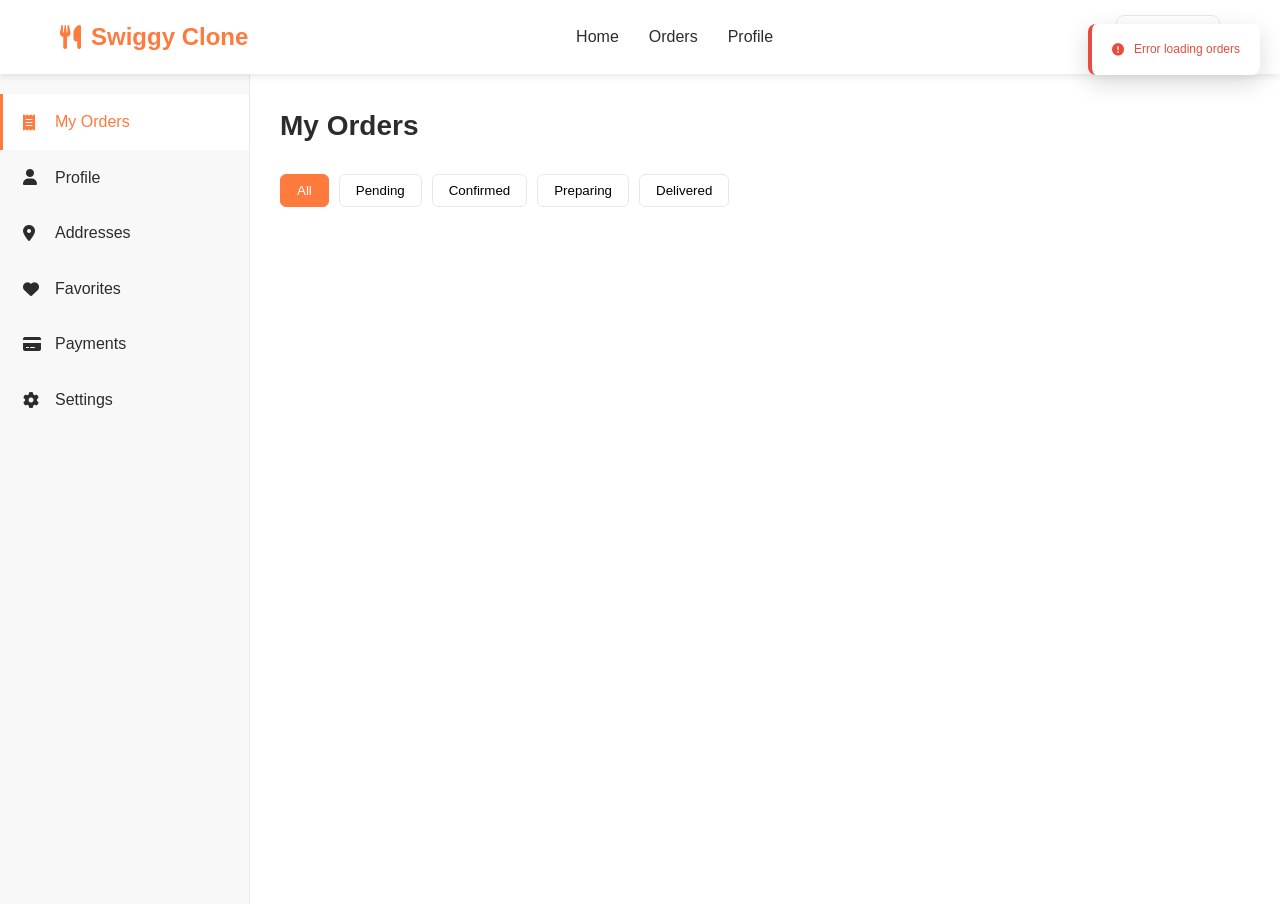
<file: frontend/dashboard.html>
<!DOCTYPE html>
<html lang="en">
<head>
    <meta charset="UTF-8">
    <meta name="viewport" content="width=device-width, initial-scale=1.0">
    <title>Dashboard - Swiggy Clone</title>
    <link rel="stylesheet" href="css/style.css">
    <link rel="stylesheet" href="css/dashboard.css">
    <link rel="stylesheet" href="css/animations.css">
    <link rel="stylesheet" href="https://cdnjs.cloudflare.com/ajax/libs/font-awesome/6.0.0/css/all.min.css">
</head>
<body>
    <!-- Navigation -->
    <nav class="navbar">
        <div class="nav-container">
            <div class="nav-logo">
                <i class="fas fa-utensils"></i> Swiggy Clone
            </div>
            <div class="nav-menu">
                <a href="index.html" class="nav-link">Home</a>
                <a href="#orders" class="nav-link">Orders</a>
                <a href="#profile" class="nav-link">Profile</a>
            </div>
            <div class="nav-auth">
                <span id="user-name"></span>
                <button id="logout-btn" class="btn btn-outline">Logout</button>
            </div>
        </div>
    </nav>

    <div class="dashboard-container">
        <!-- Sidebar -->
        <aside class="sidebar">
            <div class="sidebar-menu">
                <a href="#orders" class="sidebar-link active" data-section="orders">
                    <i class="fas fa-receipt"></i> My Orders
                </a>
                <a href="#profile" class="sidebar-link" data-section="profile">
                    <i class="fas fa-user"></i> Profile
                </a>
                <a href="#addresses" class="sidebar-link" data-section="addresses">
                    <i class="fas fa-map-marker-alt"></i> Addresses
                </a>
                <a href="#favorites" class="sidebar-link" data-section="favorites">
                    <i class="fas fa-heart"></i> Favorites
                </a>
                <a href="#payments" class="sidebar-link" data-section="payments">
                    <i class="fas fa-credit-card"></i> Payments
                </a>
                <a href="#settings" class="sidebar-link" data-section="settings">
                    <i class="fas fa-cog"></i> Settings
                </a>
            </div>
        </aside>

        <!-- Main Content -->
        <main class="dashboard-content">
            <!-- Orders Section -->
            <section id="orders" class="section active">
                <h2>My Orders</h2>
                <div class="order-filters">
                    <button class="filter-btn active" data-status="">All</button>
                    <button class="filter-btn" data-status="pending">Pending</button>
                    <button class="filter-btn" data-status="confirmed">Confirmed</button>
                    <button class="filter-btn" data-status="preparing">Preparing</button>
                    <button class="filter-btn" data-status="delivered">Delivered</button>
                </div>
                <div id="orders-container" class="orders-list">
                    <!-- Orders will be loaded here -->
                </div>
            </section>

            <!-- Profile Section -->
            <section id="profile" class="section">
                <h2>My Profile</h2>
                <form id="profile-form" class="profile-form">
                    <div class="form-group">
                        <label>First Name</label>
                        <input type="text" id="profile-first-name" required>
                    </div>
                    <div class="form-group">
                        <label>Last Name</label>
                        <input type="text" id="profile-last-name" required>
                    </div>
                    <div class="form-group">
                        <label>Email</label>
                        <input type="email" id="profile-email" disabled>
                    </div>
                    <div class="form-group">
                        <label>Phone</label>
                        <input type="tel" id="profile-phone" disabled>
                    </div>
                    <button type="submit" class="btn btn-primary">Update Profile</button>
                </form>

                <div class="change-password">
                    <h3>Change Password</h3>
                    <form id="password-form">
                        <div class="form-group">
                            <label>Current Password</label>
                            <input type="password" id="old-password" required>
                        </div>
                        <div class="form-group">
                            <label>New Password</label>
                            <input type="password" id="new-password" required>
                        </div>
                        <div class="form-group">
                            <label>Confirm Password</label>
                            <input type="password" id="confirm-password" required>
                        </div>
                        <button type="submit" class="btn btn-primary">Change Password</button>
                    </form>
                </div>
            </section>

            <!-- Addresses Section -->
            <section id="addresses" class="section">
                <h2>My Addresses</h2>
                <button id="add-address-btn" class="btn btn-secondary">Add New Address</button>
                <div id="addresses-container" class="addresses-grid">
                    <!-- Addresses will be loaded here -->
                </div>
            </section>

            <!-- Favorites Section -->
            <section id="favorites" class="section">
                <h2>My Favorite Restaurants</h2>
                <div id="favorites-container" class="restaurants-grid">
                    <!-- Favorite restaurants will be loaded here -->
                </div>
            </section>

            <!-- Payments Section -->
            <section id="payments" class="section">
                <h2>Payment Methods</h2>
                <button id="add-payment-btn" class="btn btn-secondary">Add Payment Method</button>
                <div id="payments-container" class="payments-list">
                    <!-- Payment methods will be loaded here -->
                </div>
            </section>

            <!-- Settings Section -->
            <section id="settings" class="section">
                <h2>Settings</h2>
                <div class="settings-group">
                    <label class="checkbox-label">
                        <input type="checkbox" id="email-notifications" checked>
                        Email Notifications
                    </label>
                    <label class="checkbox-label">
                        <input type="checkbox" id="sms-notifications" checked>
                        SMS Notifications
                    </label>
                    <label class="checkbox-label">
                        <input type="checkbox" id="dark-mode">
                        Dark Mode
                    </label>
                </div>
            </section>
        </main>
    </div>

    <!-- Modal for Order Details -->
    <div id="order-detail-modal" class="modal">
        <div class="modal-content order-detail">
            <span class="close">&times;</span>
            <h2>Order Details</h2>
            <div id="order-detail-content">
                <!-- Order details will be loaded here -->
            </div>
        </div>
    </div>

    <!-- Toast Notifications -->
    <div id="toast-container"></div>

    <script src="https://cdn.socket.io/4.5.4/socket.io.min.js"></script>
    <script src="js/app.js"></script>
    <script src="js/socket.js"></script>
    <script src="js/api.js"></script>
    <script src="js/dashboard.js"></script>
</body>
</html>
</file>
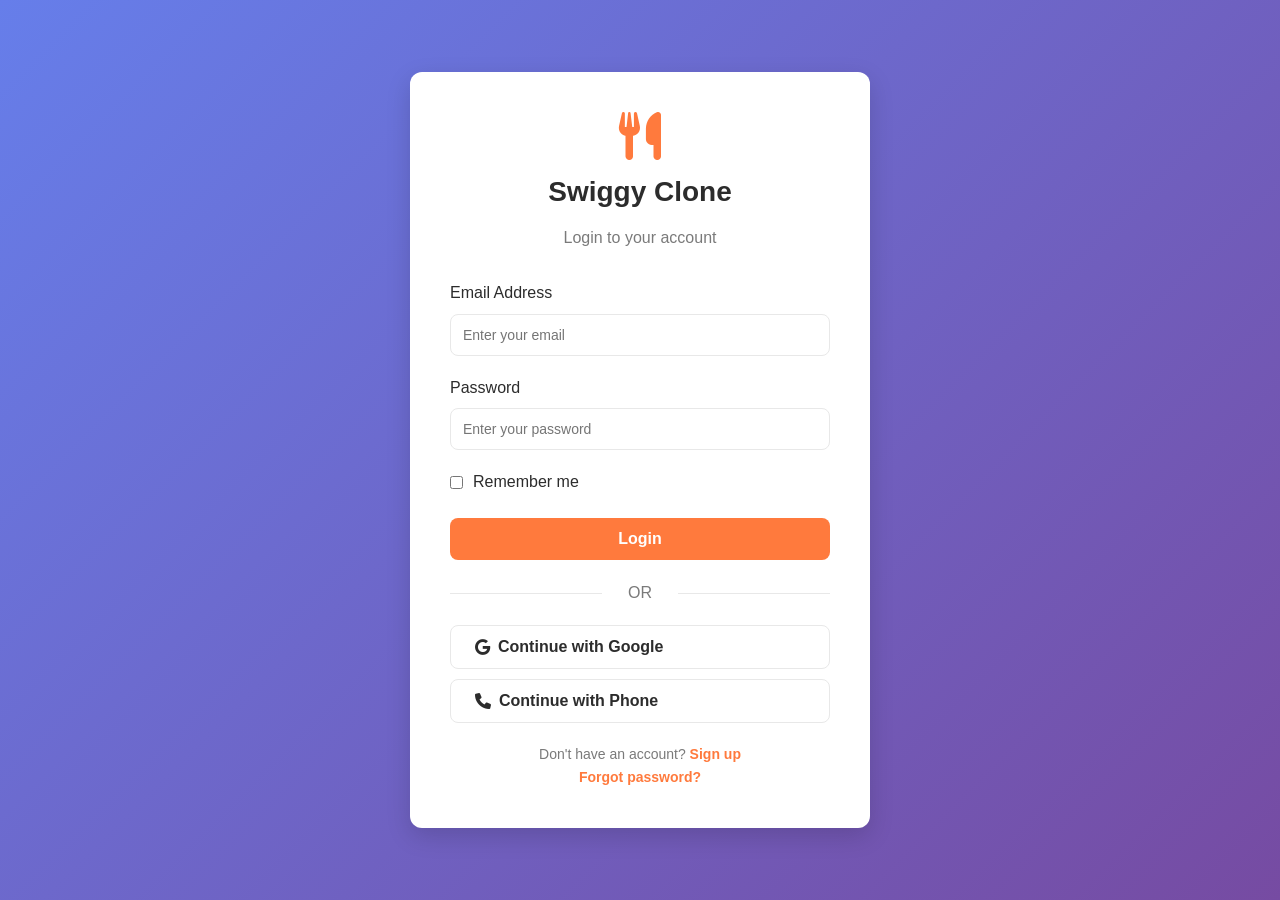
<file: frontend/login.html>
<!DOCTYPE html>
<html lang="en">
<head>
    <meta charset="UTF-8">
    <meta name="viewport" content="width=device-width, initial-scale=1.0">
    <title>Login - Swiggy Clone</title>
    <link rel="stylesheet" href="css/style.css">
    <link rel="stylesheet" href="css/animations.css">
    <link rel="stylesheet" href="https://cdnjs.cloudflare.com/ajax/libs/font-awesome/6.0.0/css/all.min.css">
</head>
<body class="auth-body">
    <div class="auth-container">
        <div class="auth-card">
            <div class="auth-header">
                <i class="fas fa-utensils"></i>
                <h1>Swiggy Clone</h1>
                <p>Login to your account</p>
            </div>

            <form id="login-form" class="auth-form">
                <div class="form-group">
                    <label for="email">Email Address</label>
                    <input type="email" id="email" name="email" placeholder="Enter your email" required>
                    <small id="email-error" class="error"></small>
                </div>

                <div class="form-group">
                    <label for="password">Password</label>
                    <input type="password" id="password" name="password" placeholder="Enter your password" required>
                    <small id="password-error" class="error"></small>
                </div>

                <div class="form-group">
                    <label class="checkbox-label">
                        <input type="checkbox" name="remember">
                        Remember me
                    </label>
                </div>

                <button type="submit" class="btn btn-primary btn-block">Login</button>
            </form>

            <div class="auth-divider">OR</div>

            <div class="social-auth">
                <button type="button" class="btn btn-google">
                    <i class="fab fa-google"></i> Continue with Google
                </button>
                <button type="button" class="btn btn-phone">
                    <i class="fas fa-phone"></i> Continue with Phone
                </button>
            </div>

            <div class="auth-footer">
                <p>Don't have an account? <a href="signup.html">Sign up</a></p>
                <p><a href="#">Forgot password?</a></p>
            </div>
        </div>
    </div>

    <div id="toast-container"></div>

    <script src="js/app.js"></script>
    <script src="js/auth.js"></script>
    <script src="js/api.js"></script>
    <script>
        document.getElementById('login-form').addEventListener('submit', async (e) => {
            e.preventDefault();
            
            const email = document.getElementById('email').value;
            const password = document.getElementById('password').value;
            
            try {
                const response = await fetch('/api/auth/login', {
                    method: 'POST',
                    headers: {
                        'Content-Type': 'application/json'
                    },
                    body: JSON.stringify({ email, password })
                });
                
                const data = await response.json();
                
                if (data.success) {
                    localStorage.setItem('token', data.token);
                    localStorage.setItem('user', JSON.stringify(data.user));
                    showToast('Login successful!', 'success');
                    setTimeout(() => {
                        window.location.href = 'index.html';
                    }, 1000);
                } else {
                    showToast(data.error || 'Login failed', 'error');
                }
            } catch (error) {
                showToast('Error: ' + error.message, 'error');
            }
        });
    </script>
</body>
</html>
</file>
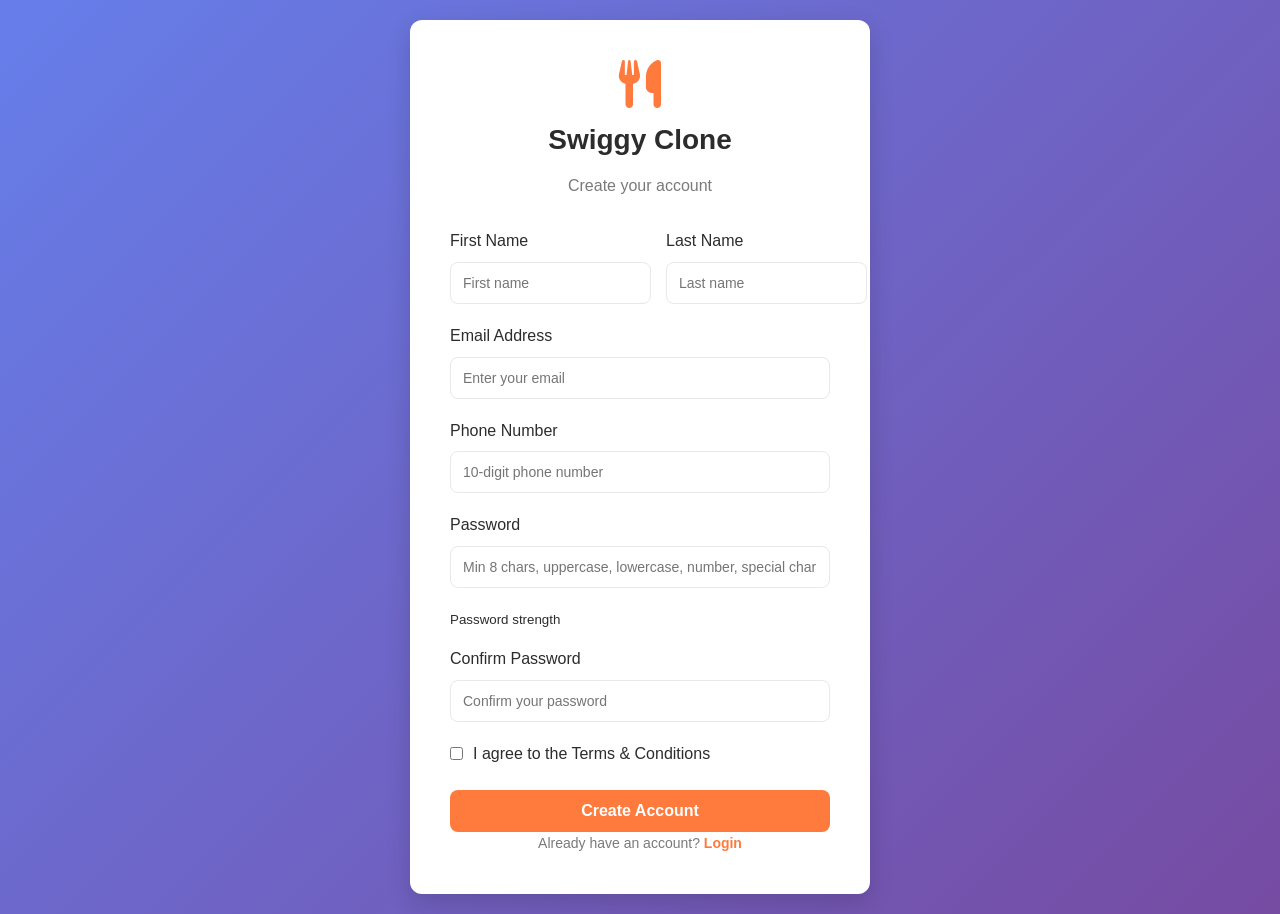
<file: frontend/signup.html>
<!DOCTYPE html>
<html lang="en">
<head>
    <meta charset="UTF-8">
    <meta name="viewport" content="width=device-width, initial-scale=1.0">
    <title>Sign Up - Swiggy Clone</title>
    <link rel="stylesheet" href="css/style.css">
    <link rel="stylesheet" href="css/animations.css">
    <link rel="stylesheet" href="https://cdnjs.cloudflare.com/ajax/libs/font-awesome/6.0.0/css/all.min.css">
</head>
<body class="auth-body">
    <div class="auth-container">
        <div class="auth-card">
            <div class="auth-header">
                <i class="fas fa-utensils"></i>
                <h1>Swiggy Clone</h1>
                <p>Create your account</p>
            </div>

            <form id="signup-form" class="auth-form">
                <div class="form-row">
                    <div class="form-group">
                        <label for="first-name">First Name</label>
                        <input type="text" id="first-name" name="first_name" placeholder="First name" required>
                        <small id="first-name-error" class="error"></small>
                    </div>
                    <div class="form-group">
                        <label for="last-name">Last Name</label>
                        <input type="text" id="last-name" name="last_name" placeholder="Last name" required>
                        <small id="last-name-error" class="error"></small>
                    </div>
                </div>

                <div class="form-group">
                    <label for="email">Email Address</label>
                    <input type="email" id="email" name="email" placeholder="Enter your email" required>
                    <small id="email-error" class="error"></small>
                </div>

                <div class="form-group">
                    <label for="phone">Phone Number</label>
                    <input type="tel" id="phone" name="phone" placeholder="10-digit phone number" pattern="[0-9]{10}" required>
                    <small id="phone-error" class="error"></small>
                </div>

                <div class="form-group">
                    <label for="password">Password</label>
                    <input type="password" id="password" name="password" placeholder="Min 8 chars, uppercase, lowercase, number, special char" required>
                    <small id="password-error" class="error"></small>
                    <div class="password-strength">
                        <div id="strength-meter" class="strength-meter"></div>
                        <small id="strength-text">Password strength</small>
                    </div>
                </div>

                <div class="form-group">
                    <label for="confirm-password">Confirm Password</label>
                    <input type="password" id="confirm-password" name="confirm_password" placeholder="Confirm your password" required>
                    <small id="confirm-error" class="error"></small>
                </div>

                <div class="form-group">
                    <label class="checkbox-label">
                        <input type="checkbox" name="terms" required>
                        I agree to the Terms & Conditions
                    </label>
                </div>

                <button type="submit" class="btn btn-primary btn-block">Create Account</button>
            </form>

            <div class="auth-footer">
                <p>Already have an account? <a href="login.html">Login</a></p>
            </div>
        </div>
    </div>

    <div id="toast-container"></div>

    <script src="js/app.js"></script>
    <script src="js/auth.js"></script>
    <script src="js/api.js"></script>
    <script>
        // Password strength indicator
        document.getElementById('password').addEventListener('input', (e) => {
            const password = e.target.value;
            let strength = 0;
            
            if (password.length >= 8) strength++;
            if (/[a-z]/.test(password)) strength++;
            if (/[A-Z]/.test(password)) strength++;
            if (/[0-9]/.test(password)) strength++;
            if (/[!@#$%^&*]/.test(password)) strength++;
            
            const meter = document.getElementById('strength-meter');
            const text = document.getElementById('strength-text');
            
            meter.style.width = (strength * 20) + '%';
            
            if (strength < 2) {
                meter.style.backgroundColor = '#e74c3c';
                text.textContent = 'Weak';
            } else if (strength < 4) {
                meter.style.backgroundColor = '#f39c12';
                text.textContent = 'Medium';
            } else {
                meter.style.backgroundColor = '#27ae60';
                text.textContent = 'Strong';
            }
        });

        document.getElementById('signup-form').addEventListener('submit', async (e) => {
            e.preventDefault();
            
            const formData = new FormData(e.target);
            const data = Object.fromEntries(formData);
            
            if (data.password !== data.confirm_password) {
                showToast('Passwords do not match', 'error');
                return;
            }
            
            try {
                const response = await fetch('/api/auth/signup', {
                    method: 'POST',
                    headers: {
                        'Content-Type': 'application/json'
                    },
                    body: JSON.stringify({
                        first_name: data.first_name,
                        last_name: data.last_name,
                        email: data.email,
                        phone: data.phone,
                        password: data.password
                    })
                });
                
                const result = await response.json();
                
                if (result.success) {
                    localStorage.setItem('token', result.token);
                    showToast('Account created successfully!', 'success');
                    setTimeout(() => {
                        window.location.href = 'index.html';
                    }, 1000);
                } else {
                    showToast(result.error || 'Signup failed', 'error');
                }
            } catch (error) {
                showToast('Error: ' + error.message, 'error');
            }
        });
    </script>
</body>
</html>
</file>
<file: frontend/css/style.css>
:root {
    --primary-color: #FF7A3D;
    --primary-dark: #E85D2A;
    --secondary-color: #F8F8F8;
    --text-dark: #2C2C2C;
    --text-light: #7A7A7A;
    --border-color: #E8E8E8;
    --success-color: #27ae60;
    --error-color: #e74c3c;
    --warning-color: #f39c12;
    --shadow: 0 2px 8px rgba(0,0,0,0.1);
    --shadow-lg: 0 8px 24px rgba(0,0,0,0.15);
}

* {
    margin: 0;
    padding: 0;
    box-sizing: border-box;
}

body {
    font-family: 'Segoe UI', Tahoma, Geneva, Verdana, sans-serif;
    color: var(--text-dark);
    background-color: #fff;
    line-height: 1.6;
}

/* Navbar */
.navbar {
    background: white;
    padding: 15px 0;
    box-shadow: var(--shadow);
    position: sticky;
    top: 0;
    z-index: 100;
}

.nav-container {
    display: flex;
    justify-content: space-between;
    align-items: center;
    max-width: 1200px;
    margin: 0 auto;
    padding: 0 20px;
}

.nav-logo {
    font-size: 24px;
    font-weight: bold;
    color: var(--primary-color);
    display: flex;
    align-items: center;
    gap: 10px;
}

.nav-menu {
    display: flex;
    gap: 30px;
    align-items: center;
}

.nav-link {
    color: var(--text-dark);
    text-decoration: none;
    font-weight: 500;
    transition: color 0.3s ease;
}

.nav-link:hover {
    color: var(--primary-color);
}

.nav-auth {
    display: flex;
    gap: 15px;
    align-items: center;
}

/* Hero Section */
.hero {
    display: grid;
    grid-template-columns: 1fr 1fr;
    gap: 40px;
    padding: 60px 20px;
    max-width: 1200px;
    margin: 0 auto;
    align-items: center;
}

.hero-content h1 {
    font-size: 48px;
    color: var(--text-dark);
    margin-bottom: 20px;
    line-height: 1.2;
}

.hero-content p {
    font-size: 18px;
    color: var(--text-light);
    margin-bottom: 30px;
}

.search-bar {
    display: flex;
    gap: 10px;
    margin-top: 20px;
}

.search-bar input {
    flex: 1;
    padding: 15px;
    border: 1px solid var(--border-color);
    border-radius: 8px;
    font-size: 16px;
}

.search-bar button {
    padding: 15px 30px;
}

.hero-image img {
    width: 100%;
    border-radius: 12px;
    box-shadow: var(--shadow-lg);
}

/* Buttons */
.btn {
    padding: 12px 24px;
    border: none;
    border-radius: 8px;
    font-size: 16px;
    font-weight: 600;
    cursor: pointer;
    transition: all 0.3s ease;
    display: inline-flex;
    align-items: center;
    gap: 8px;
}

.btn-primary {
    background-color: var(--primary-color);
    color: white;
}

.btn-primary:hover {
    background-color: var(--primary-dark);
    transform: translateY(-2px);
    box-shadow: var(--shadow-lg);
}

.btn-secondary {
    background-color: var(--secondary-color);
    color: var(--primary-color);
    border: 1px solid var(--border-color);
}

.btn-secondary:hover {
    background-color: #f0f0f0;
}

.btn-outline {
    background-color: transparent;
    color: var(--text-dark);
    border: 1px solid var(--border-color);
}

.btn-outline:hover {
    border-color: var(--primary-color);
    color: var(--primary-color);
}

.btn-block {
    width: 100%;
    display: flex;
    justify-content: center;
}

.btn-small {
    padding: 8px 16px;
    font-size: 14px;
}

.btn-google {
    background-color: #fff;
    color: var(--text-dark);
    border: 1px solid var(--border-color);
    width: 100%;
}

.btn-phone {
    background-color: #fff;
    color: var(--text-dark);
    border: 1px solid var(--border-color);
    width: 100%;
}

/* Container */
.container {
    max-width: 1200px;
    margin: 0 auto;
    padding: 0 20px;
}

/* Sections */
.location-section,
.offers-section,
.restaurants-section {
    padding: 40px 20px;
}

.offers-section {
    background: var(--secondary-color);
}

.offers-section h2,
.restaurants-section h2 {
    margin-bottom: 30px;
    font-size: 28px;
}

/* Grid Layouts */
.offers-grid,
.restaurants-grid {
    display: grid;
    grid-template-columns: repeat(auto-fill, minmax(250px, 1fr));
    gap: 20px;
}

/* Cards */
.offer-card,
.restaurant-card {
    background: white;
    border-radius: 12px;
    overflow: hidden;
    box-shadow: var(--shadow);
    transition: all 0.3s ease;
    cursor: pointer;
}

.offer-card:hover,
.restaurant-card:hover {
    transform: translateY(-8px);
    box-shadow: var(--shadow-lg);
}

.offer-card img,
.restaurant-card img {
    width: 100%;
    height: 150px;
    object-fit: cover;
}

.restaurant-card {
    position: relative;
}

.restaurant-card .card-content {
    padding: 15px;
}

.restaurant-card .card-title {
    font-size: 18px;
    font-weight: 600;
    margin-bottom: 5px;
}

.restaurant-card .card-category {
    color: var(--text-light);
    font-size: 14px;
    margin-bottom: 10px;
}

.restaurant-card .card-info {
    display: flex;
    justify-content: space-between;
    align-items: center;
    font-size: 14px;
}

.restaurant-card .rating {
    color: #f39c12;
    font-weight: 600;
}

.restaurant-card .delivery-time {
    color: var(--text-light);
}

.restaurant-card .wishlist-btn {
    position: absolute;
    top: 10px;
    right: 10px;
    width: 40px;
    height: 40px;
    border-radius: 50%;
    background: white;
    border: none;
    cursor: pointer;
    box-shadow: var(--shadow);
    font-size: 18px;
    transition: all 0.3s ease;
}

.restaurant-card .wishlist-btn:hover {
    background-color: var(--primary-color);
    color: white;
}

.restaurant-card .wishlist-btn.active {
    background-color: var(--primary-color);
    color: white;
}

/* Filter Section */
.filter-section {
    display: flex;
    gap: 15px;
    margin-bottom: 20px;
}

.filter-section input,
.filter-section select {
    padding: 10px 15px;
    border: 1px solid var(--border-color);
    border-radius: 8px;
    font-size: 14px;
}

.filter-section input {
    flex: 1;
}

/* Loading Spinner */
.loading-spinner {
    display: none;
    position: fixed;
    top: 50%;
    left: 50%;
    transform: translate(-50%, -50%);
    text-align: center;
    z-index: 1000;
}

.loading-spinner.active {
    display: block;
}

.spinner {
    border: 4px solid var(--secondary-color);
    border-top: 4px solid var(--primary-color);
    border-radius: 50%;
    width: 40px;
    height: 40px;
    animation: spin 1s linear infinite;
    margin: 0 auto 15px;
}

@keyframes spin {
    0% { transform: rotate(0deg); }
    100% { transform: rotate(360deg); }
}

/* Modals */
.modal {
    display: none;
    position: fixed;
    top: 0;
    left: 0;
    width: 100%;
    height: 100%;
    background-color: rgba(0, 0, 0, 0.5);
    z-index: 500;
    justify-content: center;
    align-items: center;
}

.modal.active {
    display: flex;
}

.modal-content {
    background: white;
    padding: 30px;
    border-radius: 12px;
    max-width: 500px;
    width: 90%;
    max-height: 80vh;
    overflow-y: auto;
    box-shadow: var(--shadow-lg);
    position: relative;
}

.modal-content h2 {
    margin-bottom: 20px;
    color: var(--text-dark);
}

.close {
    position: absolute;
    top: 15px;
    right: 20px;
    font-size: 28px;
    font-weight: bold;
    cursor: pointer;
    color: var(--text-light);
}

.close:hover {
    color: var(--text-dark);
}

/* Forms */
.auth-form,
#profile-form,
#password-form {
    display: flex;
    flex-direction: column;
    gap: 15px;
}

.form-group {
    display: flex;
    flex-direction: column;
}

.form-group label {
    margin-bottom: 8px;
    font-weight: 500;
    color: var(--text-dark);
}

.form-group input,
.form-group select {
    padding: 12px;
    border: 1px solid var(--border-color);
    border-radius: 8px;
    font-size: 14px;
    transition: border-color 0.3s ease;
}

.form-group input:focus,
.form-group select:focus {
    outline: none;
    border-color: var(--primary-color);
    box-shadow: 0 0 0 3px rgba(255, 122, 61, 0.1);
}

.form-group input:disabled {
    background-color: var(--secondary-color);
    cursor: not-allowed;
}

.error {
    color: var(--error-color);
    font-size: 12px;
    margin-top: 4px;
}

.checkbox-label {
    display: flex;
    align-items: center;
    gap: 10px;
    cursor: pointer;
    font-weight: normal;
}

.checkbox-label input {
    margin: 0;
    cursor: pointer;
}

.form-row {
    display: grid;
    grid-template-columns: 1fr 1fr;
    gap: 15px;
}

/* Password Strength */
.password-strength {
    margin-top: 8px;
}

.strength-meter {
    width: 0%;
    height: 6px;
    background-color: #e74c3c;
    border-radius: 3px;
    transition: width 0.3s ease, background-color 0.3s ease;
}

/* Cart Sidebar */
.cart-sidebar {
    position: fixed;
    right: -400px;
    top: 0;
    width: 400px;
    height: 100vh;
    background: white;
    box-shadow: -2px 0 8px rgba(0,0,0,0.1);
    z-index: 400;
    transition: right 0.3s ease;
    display: flex;
    flex-direction: column;
}

.cart-sidebar.active {
    right: 0;
}

.cart-header {
    padding: 20px;
    border-bottom: 1px solid var(--border-color);
    display: flex;
    justify-content: space-between;
    align-items: center;
}

.cart-header h3 {
    font-size: 20px;
}

#cart-close {
    font-size: 24px;
    cursor: pointer;
}

.cart-items {
    flex: 1;
    overflow-y: auto;
    padding: 20px;
}

.cart-item {
    display: flex;
    justify-content: space-between;
    align-items: center;
    padding: 15px;
    border: 1px solid var(--border-color);
    border-radius: 8px;
    margin-bottom: 10px;
}

.cart-item-info {
    flex: 1;
}

.cart-item-name {
    font-weight: 600;
    margin-bottom: 5px;
}

.cart-item-price {
    color: var(--primary-color);
    font-weight: 600;
}

.cart-item-controls {
    display: flex;
    align-items: center;
    gap: 10px;
}

.cart-item-controls button {
    background: var(--secondary-color);
    border: none;
    width: 30px;
    height: 30px;
    border-radius: 4px;
    cursor: pointer;
    font-weight: 600;
}

.cart-summary {
    padding: 20px;
    border-top: 1px solid var(--border-color);
}

.summary-item {
    display: flex;
    justify-content: space-between;
    margin-bottom: 10px;
    color: var(--text-light);
}

.summary-item.total {
    font-size: 18px;
    font-weight: 600;
    color: var(--text-dark);
    border-top: 1px solid var(--border-color);
    padding-top: 10px;
}

/* Chatbot Widget */
.chatbot-widget {
    position: fixed;
    bottom: 20px;
    right: 20px;
    width: 350px;
    height: 400px;
    background: white;
    border-radius: 12px;
    box-shadow: var(--shadow-lg);
    z-index: 300;
    display: flex;
    flex-direction: column;
    transform: translateY(450px);
    transition: transform 0.3s ease;
}

.chatbot-widget.active {
    transform: translateY(0);
}

.chatbot-header {
    padding: 15px;
    background: var(--primary-color);
    color: white;
    border-radius: 12px 12px 0 0;
    display: flex;
    justify-content: space-between;
    align-items: center;
}

.chatbot-header h4 {
    margin: 0;
}

.minimize-btn {
    background: rgba(255,255,255,0.2);
    border: none;
    color: white;
    font-size: 20px;
    cursor: pointer;
    width: 30px;
    height: 30px;
    border-radius: 50%;
}

.chatbot-messages {
    flex: 1;
    overflow-y: auto;
    padding: 15px;
    display: flex;
    flex-direction: column;
    gap: 10px;
}

.bot-message,
.user-message {
    padding: 10px 12px;
    border-radius: 8px;
    max-width: 80%;
    word-wrap: break-word;
}

.bot-message {
    background: var(--secondary-color);
    color: var(--text-dark);
}

.user-message {
    background: var(--primary-color);
    color: white;
    align-self: flex-end;
}

.chatbot-input {
    padding: 15px;
    border-top: 1px solid var(--border-color);
    display: flex;
    gap: 10px;
}

.chatbot-input input {
    flex: 1;
    padding: 10px;
    border: 1px solid var(--border-color);
    border-radius: 4px;
    font-size: 14px;
}

/* Toast Notifications */
#toast-container {
    position: fixed;
    top: 20px;
    right: 20px;
    z-index: 1000;
}

.toast {
    background: white;
    padding: 16px 20px;
    border-radius: 8px;
    box-shadow: var(--shadow-lg);
    margin-bottom: 10px;
    display: flex;
    align-items: center;
    gap: 10px;
    animation: slideIn 0.3s ease;
    max-width: 400px;
}

.toast.success {
    border-left: 4px solid var(--success-color);
}

.toast.error {
    border-left: 4px solid var(--error-color);
}

.toast.warning {
    border-left: 4px solid var(--warning-color);
}

@keyframes slideIn {
    from {
        transform: translateX(400px);
        opacity: 0;
    }
    to {
        transform: translateX(0);
        opacity: 1;
    }
}

/* Auth Pages */
.auth-body {
    background: linear-gradient(135deg, #667eea 0%, #764ba2 100%);
    min-height: 100vh;
    display: flex;
    justify-content: center;
    align-items: center;
}

.auth-container {
    width: 100%;
    max-width: 500px;
    padding: 20px;
}

.auth-card {
    background: white;
    padding: 40px;
    border-radius: 12px;
    box-shadow: var(--shadow-lg);
}

.auth-header {
    text-align: center;
    margin-bottom: 30px;
}

.auth-header i {
    font-size: 48px;
    color: var(--primary-color);
    margin-bottom: 10px;
}

.auth-header h1 {
    font-size: 28px;
    margin-bottom: 10px;
}

.auth-header p {
    color: var(--text-light);
}

.auth-divider {
    text-align: center;
    color: var(--text-light);
    margin: 20px 0;
    position: relative;
}

.auth-divider::before {
    content: '';
    position: absolute;
    left: 0;
    top: 50%;
    width: 40%;
    height: 1px;
    background: var(--border-color);
}

.auth-divider::after {
    content: '';
    position: absolute;
    right: 0;
    top: 50%;
    width: 40%;
    height: 1px;
    background: var(--border-color);
}

.social-auth {
    display: flex;
    flex-direction: column;
    gap: 10px;
    margin-bottom: 20px;
}

.auth-footer {
    text-align: center;
    font-size: 14px;
    color: var(--text-light);
}

.auth-footer a {
    color: var(--primary-color);
    text-decoration: none;
    font-weight: 600;
}

.auth-footer a:hover {
    text-decoration: underline;
}

/* Responsive Design */
@media (max-width: 768px) {
    .hero {
        grid-template-columns: 1fr;
    }
    
    .hero-content h1 {
        font-size: 32px;
    }
    
    .nav-menu {
        display: none;
    }
    
    .offers-grid,
    .restaurants-grid {
        grid-template-columns: repeat(auto-fill, minmax(200px, 1fr));
    }
    
    .cart-sidebar {
        width: 100%;
        right: -100%;
    }
    
    .chatbot-widget {
        width: 100%;
        max-width: calc(100% - 20px);
        height: 300px;
    }
    
    .form-row {
        grid-template-columns: 1fr;
    }
    
    .search-bar {
        flex-direction: column;
    }
}

@media (max-width: 480px) {
    .nav-logo {
        font-size: 18px;
    }
    
    .hero-content h1 {
        font-size: 24px;
    }
    
    .offers-grid,
    .restaurants-grid {
        grid-template-columns: 1fr;
    }
    
    .modal-content {
        padding: 20px;
        max-width: 100%;
    }
}
</file>
<file: frontend/css/dashboard.css>
/* Dashboard Styles */
.dashboard-container {
    display: grid;
    grid-template-columns: 250px 1fr;
    min-height: calc(100vh - 70px);
}

/* Sidebar */
.sidebar {
    background: var(--secondary-color);
    padding: 20px 0;
    border-right: 1px solid var(--border-color);
}

.sidebar-menu {
    display: flex;
    flex-direction: column;
}

.sidebar-link {
    padding: 15px 20px;
    color: var(--text-dark);
    text-decoration: none;
    display: flex;
    align-items: center;
    gap: 12px;
    transition: all 0.3s ease;
    border-left: 3px solid transparent;
}

.sidebar-link:hover,
.sidebar-link.active {
    background: white;
    color: var(--primary-color);
    border-left-color: var(--primary-color);
}

.sidebar-link i {
    width: 20px;
}

/* Dashboard Content */
.dashboard-content {
    padding: 30px;
    overflow-y: auto;
}

.section {
    display: none;
}

.section.active {
    display: block;
    animation: fadeIn 0.3s ease;
}

.section h2 {
    margin-bottom: 25px;
    font-size: 28px;
    color: var(--text-dark);
}

/* Order Filters */
.order-filters,
.users-filter,
.restaurants-filter {
    display: flex;
    gap: 10px;
    margin-bottom: 20px;
}

.filter-btn {
    padding: 8px 16px;
    border: 1px solid var(--border-color);
    background: white;
    border-radius: 6px;
    cursor: pointer;
    transition: all 0.3s ease;
}

.filter-btn:hover,
.filter-btn.active {
    background: var(--primary-color);
    color: white;
    border-color: var(--primary-color);
}

/* Orders List */
.orders-list {
    display: flex;
    flex-direction: column;
    gap: 15px;
}

.order-card {
    background: white;
    border: 1px solid var(--border-color);
    border-radius: 8px;
    padding: 20px;
    cursor: pointer;
    transition: all 0.3s ease;
}

.order-card:hover {
    box-shadow: var(--shadow-lg);
    transform: translateY(-2px);
}

.order-header {
    display: flex;
    justify-content: space-between;
    align-items: center;
    margin-bottom: 15px;
}

.order-number {
    font-weight: 600;
    color: var(--text-dark);
}

.order-status {
    padding: 6px 12px;
    border-radius: 20px;
    font-size: 12px;
    font-weight: 600;
}

.order-status.pending {
    background: #fff3cd;
    color: #856404;
}

.order-status.confirmed {
    background: #d1ecf1;
    color: #0c5460;
}

.order-status.preparing {
    background: #cfe2ff;
    color: #084298;
}

.order-status.delivered {
    background: #d1e7dd;
    color: #0f5132;
}

.order-details {
    display: grid;
    grid-template-columns: repeat(auto-fit, minmax(150px, 1fr));
    gap: 15px;
    margin-bottom: 15px;
}

.order-detail {
    font-size: 14px;
}

.order-detail-label {
    color: var(--text-light);
    margin-bottom: 5px;
}

.order-detail-value {
    font-weight: 600;
    color: var(--text-dark);
}

/* Profile Form */
.profile-form,
#password-form {
    background: white;
    padding: 20px;
    border-radius: 8px;
    border: 1px solid var(--border-color);
    margin-bottom: 30px;
}

.change-password {
    background: white;
    padding: 20px;
    border-radius: 8px;
    border: 1px solid var(--border-color);
}

.change-password h3 {
    margin-bottom: 20px;
    color: var(--text-dark);
}

/* Addresses Grid */
.addresses-grid {
    display: grid;
    grid-template-columns: repeat(auto-fill, minmax(250px, 1fr));
    gap: 15px;
}

.address-card {
    border: 1px solid var(--border-color);
    border-radius: 8px;
    padding: 15px;
    background: white;
    transition: all 0.3s ease;
}

.address-card:hover {
    box-shadow: var(--shadow);
    border-color: var(--primary-color);
}

.address-label {
    font-weight: 600;
    color: var(--primary-color);
    font-size: 12px;
    margin-bottom: 8px;
}

.address-text {
    color: var(--text-dark);
    font-size: 14px;
    margin-bottom: 10px;
}

.address-actions {
    display: flex;
    gap: 10px;
}

.address-actions button {
    flex: 1;
    padding: 8px 12px;
    font-size: 12px;
    border: none;
    border-radius: 4px;
    cursor: pointer;
    background: var(--secondary-color);
    color: var(--text-dark);
    transition: all 0.3s ease;
}

.address-actions button:hover {
    background: var(--primary-color);
    color: white;
}

/* Payments List */
.payments-list {
    display: flex;
    flex-direction: column;
    gap: 15px;
}

.payment-method {
    border: 1px solid var(--border-color);
    border-radius: 8px;
    padding: 15px;
    background: white;
    display: flex;
    justify-content: space-between;
    align-items: center;
}

.payment-info h4 {
    margin-bottom: 5px;
}

.payment-info p {
    color: var(--text-light);
    font-size: 14px;
}

/* Settings */
.settings-group {
    background: white;
    padding: 20px;
    border-radius: 8px;
    border: 1px solid var(--border-color);
}

.settings-group label {
    display: block;
    margin-bottom: 15px;
}

/* Order Detail Modal */
.order-detail {
    max-width: 600px;
}

.order-detail h2 {
    margin-bottom: 20px;
}

#order-detail-content {
    display: flex;
    flex-direction: column;
    gap: 20px;
}

.detail-section {
    border-bottom: 1px solid var(--border-color);
    padding-bottom: 15px;
}

.detail-section:last-child {
    border-bottom: none;
}

.detail-item {
    display: flex;
    justify-content: space-between;
    margin-bottom: 10px;
}

.detail-label {
    color: var(--text-light);
}

.detail-value {
    font-weight: 600;
    color: var(--text-dark);
}

/* Responsive */
@media (max-width: 768px) {
    .dashboard-container {
        grid-template-columns: 1fr;
    }
    
    .sidebar {
        display: none;
    }
    
    .dashboard-content {
        padding: 20px;
    }
    
    .section h2 {
        font-size: 22px;
    }
    
    .order-filters {
        flex-wrap: wrap;
    }
    
    .addresses-grid {
        grid-template-columns: 1fr;
    }
}
</file>
<file: frontend/css/animations.css>
/* Animations */
@keyframes fadeIn {
    from {
        opacity: 0;
        transform: translateY(10px);
    }
    to {
        opacity: 1;
        transform: translateY(0);
    }
}

@keyframes slideDown {
    from {
        opacity: 0;
        transform: translateY(-20px);
    }
    to {
        opacity: 1;
        transform: translateY(0);
    }
}

@keyframes scaleIn {
    from {
        opacity: 0;
        transform: scale(0.95);
    }
    to {
        opacity: 1;
        transform: scale(1);
    }
}

@keyframes pulse {
    0%, 100% {
        opacity: 1;
    }
    50% {
        opacity: 0.5;
    }
}

@keyframes bounce {
    0%, 100% {
        transform: translateY(0);
    }
    50% {
        transform: translateY(-10px);
    }
}

@keyframes shake {
    0%, 100% {
        transform: translateX(0);
    }
    25% {
        transform: translateX(-5px);
    }
    75% {
        transform: translateX(5px);
    }
}

/* Apply animations */
.section.active {
    animation: fadeIn 0.3s ease;
}

.modal.active {
    animation: fadeIn 0.3s ease;
}

.order-card {
    animation: fadeIn 0.3s ease;
}

.restaurant-card {
    animation: fadeIn 0.4s ease;
}

.stat-card {
    animation: fadeIn 0.3s ease;
}

/* Loading animation */
.loading {
    animation: pulse 1.5s ease-in-out infinite;
}

/* Smooth transitions */
* {
    transition: background-color 0.2s ease, color 0.2s ease, border-color 0.2s ease;
}

/* Button hover animations */
.btn:active {
    transform: scale(0.98);
}

/* Card hover lift */
.offer-card,
.restaurant-card,
.order-card,
.stat-card {
    transition: all 0.3s cubic-bezier(0.34, 1.56, 0.64, 1);
}

/* Smooth scrolling */
html {
    scroll-behavior: smooth;
}

/* Input focus animation */
input:focus,
select:focus,
textarea:focus {
    animation: scaleIn 0.2s ease;
}
</file>
